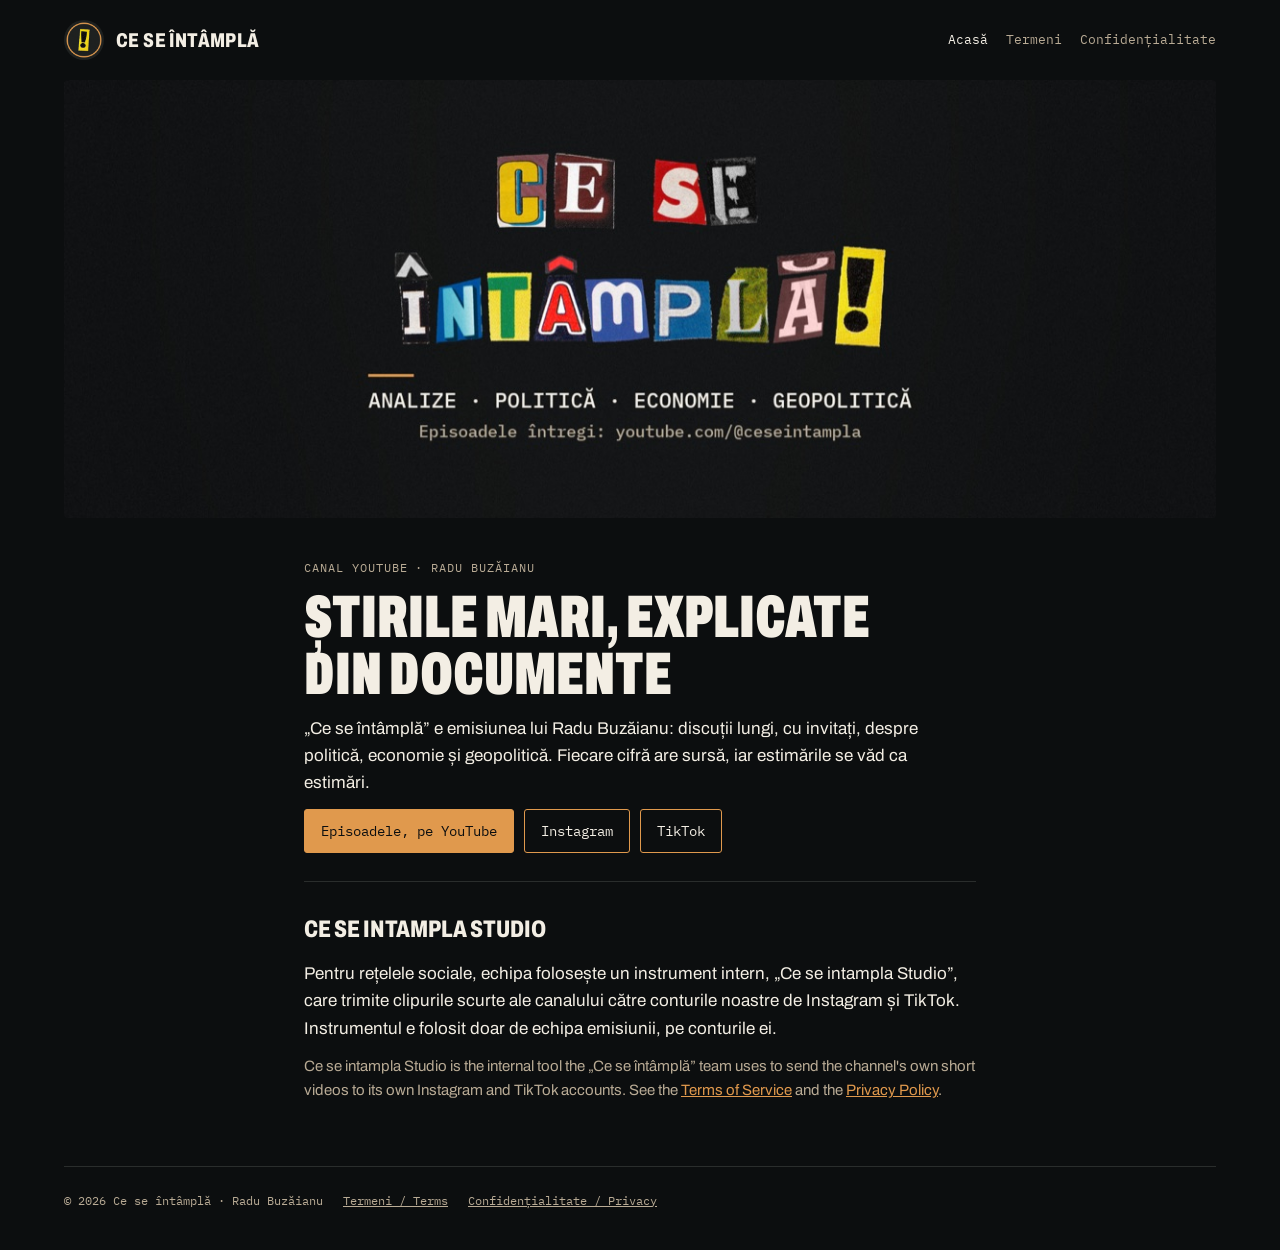
<file: index.html>
<!doctype html>
<html lang="ro">
<head>
<meta charset="utf-8">
<meta name="viewport" content="width=device-width, initial-scale=1, viewport-fit=cover">
<title>Ce se întâmplă</title>
<meta name="description" content="Analize despre politică, economie și geopolitică, cu Radu Buzăianu. Episoadele întregi, pe YouTube.">
<link rel="icon" href="favicon.png">
<link rel="stylesheet" href="https://fonts.googleapis.com/css2?family=Archivo:wdth,wght@62..125,400;62..125,800;62..125,900&family=IBM+Plex+Mono:wght@500&display=swap">
<link rel="stylesheet" href="stil.css">
</head>
<body>
<header class="cap">
  <a class="marca" href="./"><img src="favicon.png" alt="">Ce se întâmplă</a>
  <nav><a href="./" aria-current="page">Acasă</a><a href="termeni.html">Termeni</a><a href="confidentialitate.html">Confidențialitate</a></nav>
</header>
<div class="erou"><img src="coperta.jpg" alt="Ce se întâmplă! — Analize · politică · economie · geopolitică" width="1200" height="457"></div>
<main>
  <section>
    <span class="eticheta">Canal YouTube · Radu Buzăianu</span>
    <h1>Știrile mari, explicate din documente</h1>
    <p>„Ce se întâmplă” e emisiunea lui Radu Buzăianu: discuții lungi, cu invitați, despre politică, economie și geopolitică. Fiecare cifră are sursă, iar estimările se văd ca estimări.</p>
    <div class="butoane">
      <a class="buton plin" href="https://www.youtube.com/@ceseintampla">Episoadele, pe YouTube</a>
      <a class="buton" href="https://www.instagram.com/ceseintampla__/">Instagram</a>
      <a class="buton" href="https://www.tiktok.com/@radubuzaianu">TikTok</a>
    </div>
  </section>
  <hr>
  <section>
    <h2>Ce se intampla Studio</h2>
    <p>Pentru rețelele sociale, echipa folosește un instrument intern, „Ce se intampla Studio”, care trimite clipurile scurte ale canalului către conturile noastre de Instagram și TikTok. Instrumentul e folosit doar de echipa emisiunii, pe conturile ei.</p>
    <p class="en">Ce se intampla Studio is the internal tool the „Ce se întâmplă” team uses to send the channel's own short videos to its own Instagram and TikTok accounts. See the <a href="termeni.html">Terms of Service</a> and the <a href="confidentialitate.html">Privacy Policy</a>.</p>
  </section>
</main>
<footer><span>© 2026 Ce se întâmplă · Radu Buzăianu</span><a href="termeni.html">Termeni / Terms</a><a href="confidentialitate.html">Confidențialitate / Privacy</a></footer>
</body>
</html>
</file>
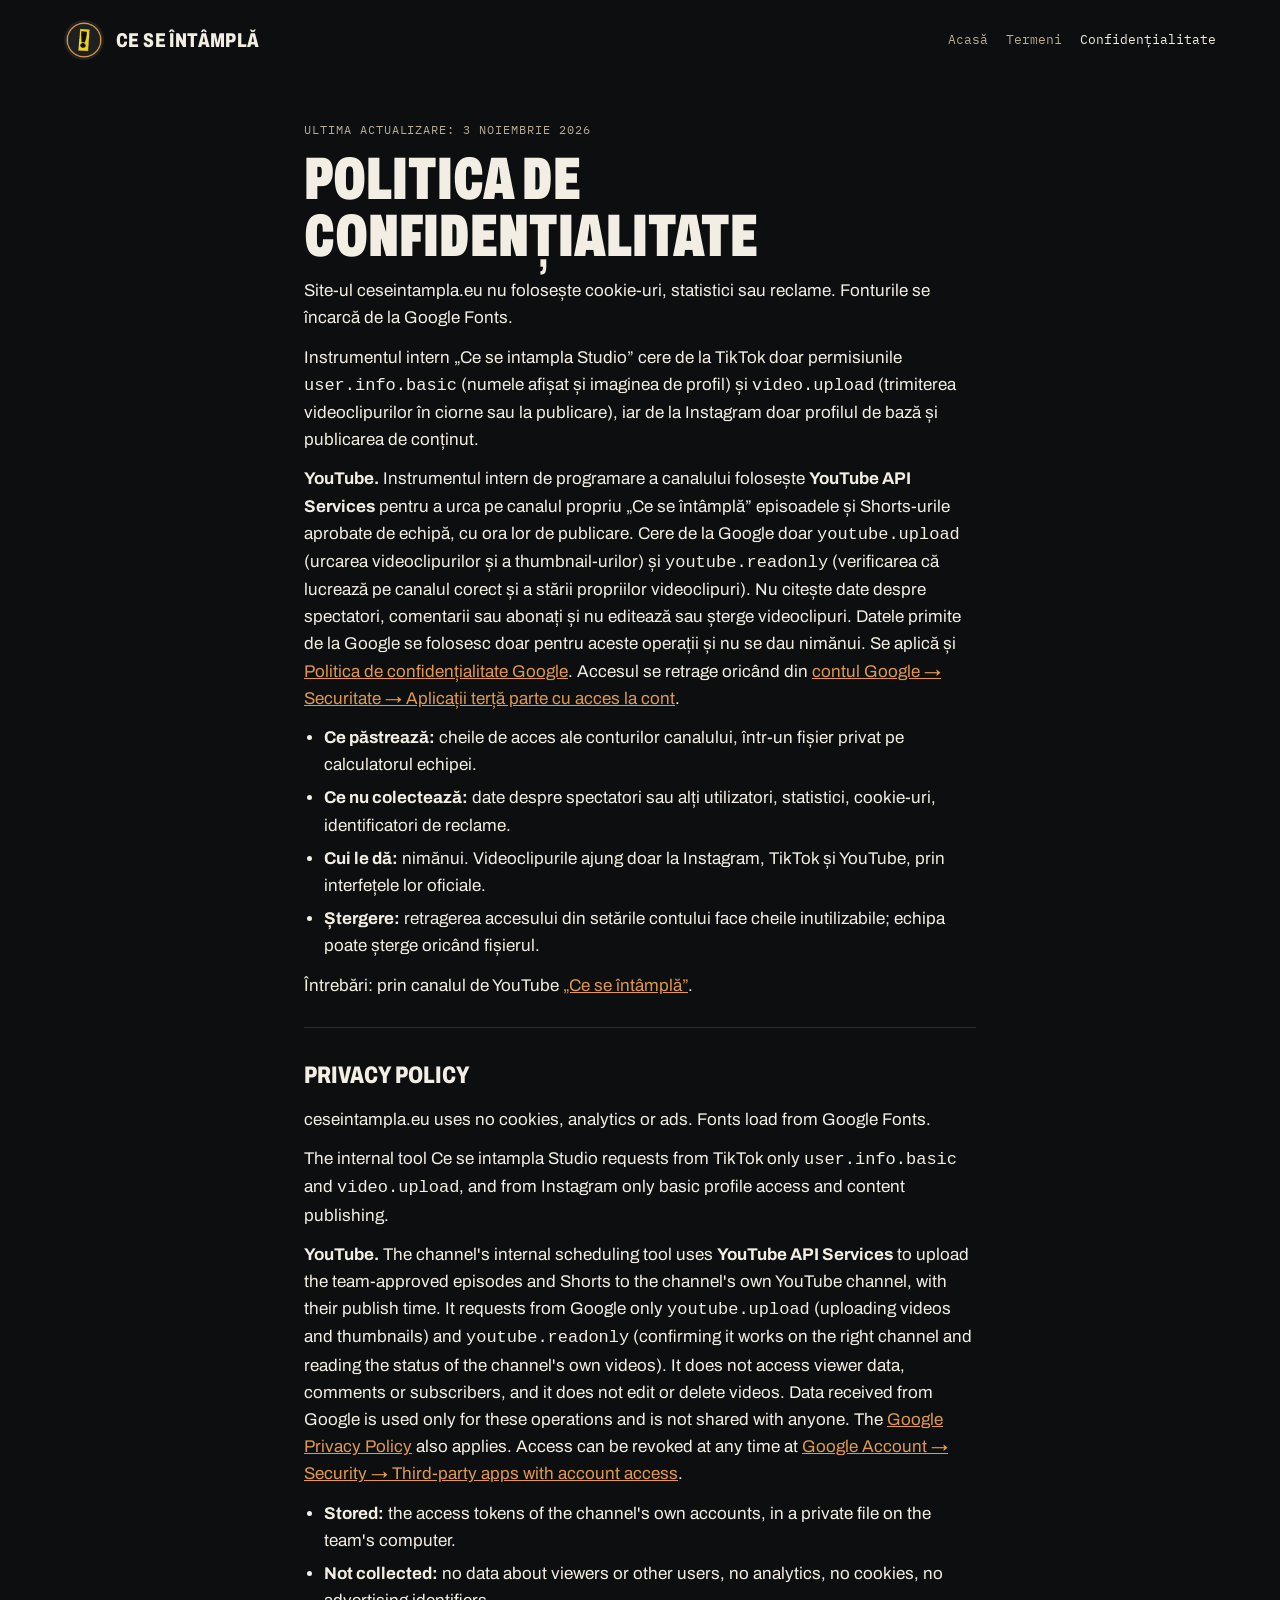
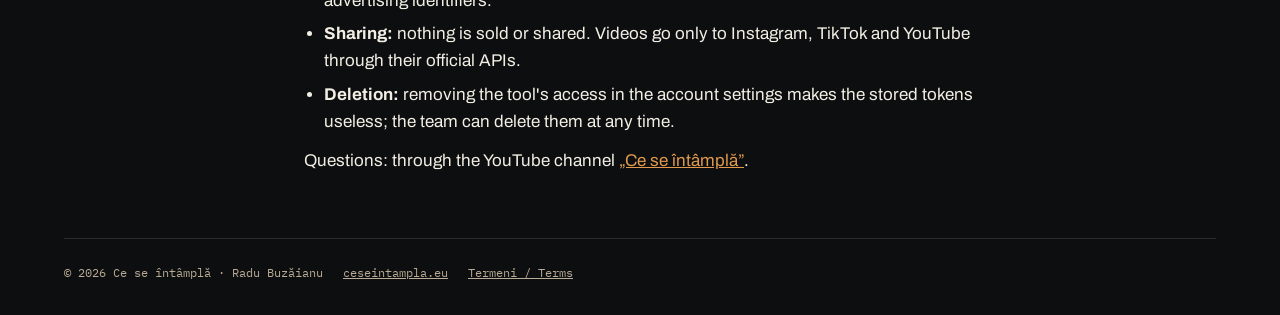
<file: confidentialitate.html>
<!doctype html>
<html lang="ro">
<head>
<meta charset="utf-8">
<meta name="viewport" content="width=device-width, initial-scale=1, viewport-fit=cover">
<title>Confidențialitate · Ce se întâmplă</title>
<link rel="icon" href="favicon.png">
<link rel="stylesheet" href="https://fonts.googleapis.com/css2?family=Archivo:wdth,wght@62..125,400;62..125,800;62..125,900&family=IBM+Plex+Mono:wght@500&display=swap">
<link rel="stylesheet" href="stil.css">
</head>
<body>
<header class="cap">
  <a class="marca" href="./"><img src="favicon.png" alt="">Ce se întâmplă</a>
  <nav><a href="./">Acasă</a><a href="termeni.html">Termeni</a><a href="confidentialitate.html" aria-current="page">Confidențialitate</a></nav>
</header>
<main>
  <section>
    <span class="eticheta">Ultima actualizare: 3 noiembrie 2026</span>
    <h1>Politica de confidențialitate</h1>
    <p>Site-ul ceseintampla.eu nu folosește cookie-uri, statistici sau reclame. Fonturile se încarcă de la Google Fonts.</p>
    <p>Instrumentul intern „Ce se intampla Studio” cere de la TikTok doar permisiunile <code>user.info.basic</code> (numele afișat și imaginea de profil) și <code>video.upload</code> (trimiterea videoclipurilor în ciorne sau la publicare), iar de la Instagram doar profilul de bază și publicarea de conținut.</p>
    <p><strong>YouTube.</strong> Instrumentul intern de programare a canalului folosește <strong>YouTube API Services</strong> pentru a urca pe canalul propriu „Ce se întâmplă” episoadele și Shorts-urile aprobate de echipă, cu ora lor de publicare. Cere de la Google doar <code>youtube.upload</code> (urcarea videoclipurilor și a thumbnail-urilor) și <code>youtube.readonly</code> (verificarea că lucrează pe canalul corect și a stării propriilor videoclipuri). Nu citește date despre spectatori, comentarii sau abonați și nu editează sau șterge videoclipuri. Datele primite de la Google se folosesc doar pentru aceste operații și nu se dau nimănui. Se aplică și <a href="https://policies.google.com/privacy">Politica de confidențialitate Google</a>. Accesul se retrage oricând din <a href="https://myaccount.google.com/permissions">contul Google → Securitate → Aplicații terță parte cu acces la cont</a>.</p>
    <ul>
      <li><strong>Ce păstrează:</strong> cheile de acces ale conturilor canalului, într-un fișier privat pe calculatorul echipei.</li>
      <li><strong>Ce nu colectează:</strong> date despre spectatori sau alți utilizatori, statistici, cookie-uri, identificatori de reclame.</li>
      <li><strong>Cui le dă:</strong> nimănui. Videoclipurile ajung doar la Instagram, TikTok și YouTube, prin interfețele lor oficiale.</li>
      <li><strong>Ștergere:</strong> retragerea accesului din setările contului face cheile inutilizabile; echipa poate șterge oricând fișierul.</li>
    </ul>
    <p>Întrebări: prin canalul de YouTube <a href="https://www.youtube.com/@ceseintampla">„Ce se întâmplă”</a>.</p>
  </section>
  <hr>
  <section lang="en">
    <h2>Privacy Policy</h2>
    <p>ceseintampla.eu uses no cookies, analytics or ads. Fonts load from Google Fonts.</p>
    <p>The internal tool Ce se intampla Studio requests from TikTok only <code>user.info.basic</code> and <code>video.upload</code>, and from Instagram only basic profile access and content publishing.</p>
    <p><strong>YouTube.</strong> The channel's internal scheduling tool uses <strong>YouTube API Services</strong> to upload the team-approved episodes and Shorts to the channel's own YouTube channel, with their publish time. It requests from Google only <code>youtube.upload</code> (uploading videos and thumbnails) and <code>youtube.readonly</code> (confirming it works on the right channel and reading the status of the channel's own videos). It does not access viewer data, comments or subscribers, and it does not edit or delete videos. Data received from Google is used only for these operations and is not shared with anyone. The <a href="https://policies.google.com/privacy">Google Privacy Policy</a> also applies. Access can be revoked at any time at <a href="https://myaccount.google.com/permissions">Google Account → Security → Third-party apps with account access</a>.</p>
    <ul>
      <li><strong>Stored:</strong> the access tokens of the channel's own accounts, in a private file on the team's computer.</li>
      <li><strong>Not collected:</strong> no data about viewers or other users, no analytics, no cookies, no advertising identifiers.</li>
      <li><strong>Sharing:</strong> nothing is sold or shared. Videos go only to Instagram, TikTok and YouTube through their official APIs.</li>
      <li><strong>Deletion:</strong> removing the tool's access in the account settings makes the stored tokens useless; the team can delete them at any time.</li>
    </ul>
    <p>Questions: through the YouTube channel <a href="https://www.youtube.com/@ceseintampla">„Ce se întâmplă”</a>.</p>
  </section>
</main>
<footer><span>© 2026 Ce se întâmplă · Radu Buzăianu</span><a href="./">ceseintampla.eu</a><a href="termeni.html">Termeni / Terms</a></footer>
</body>
</html>
</file>
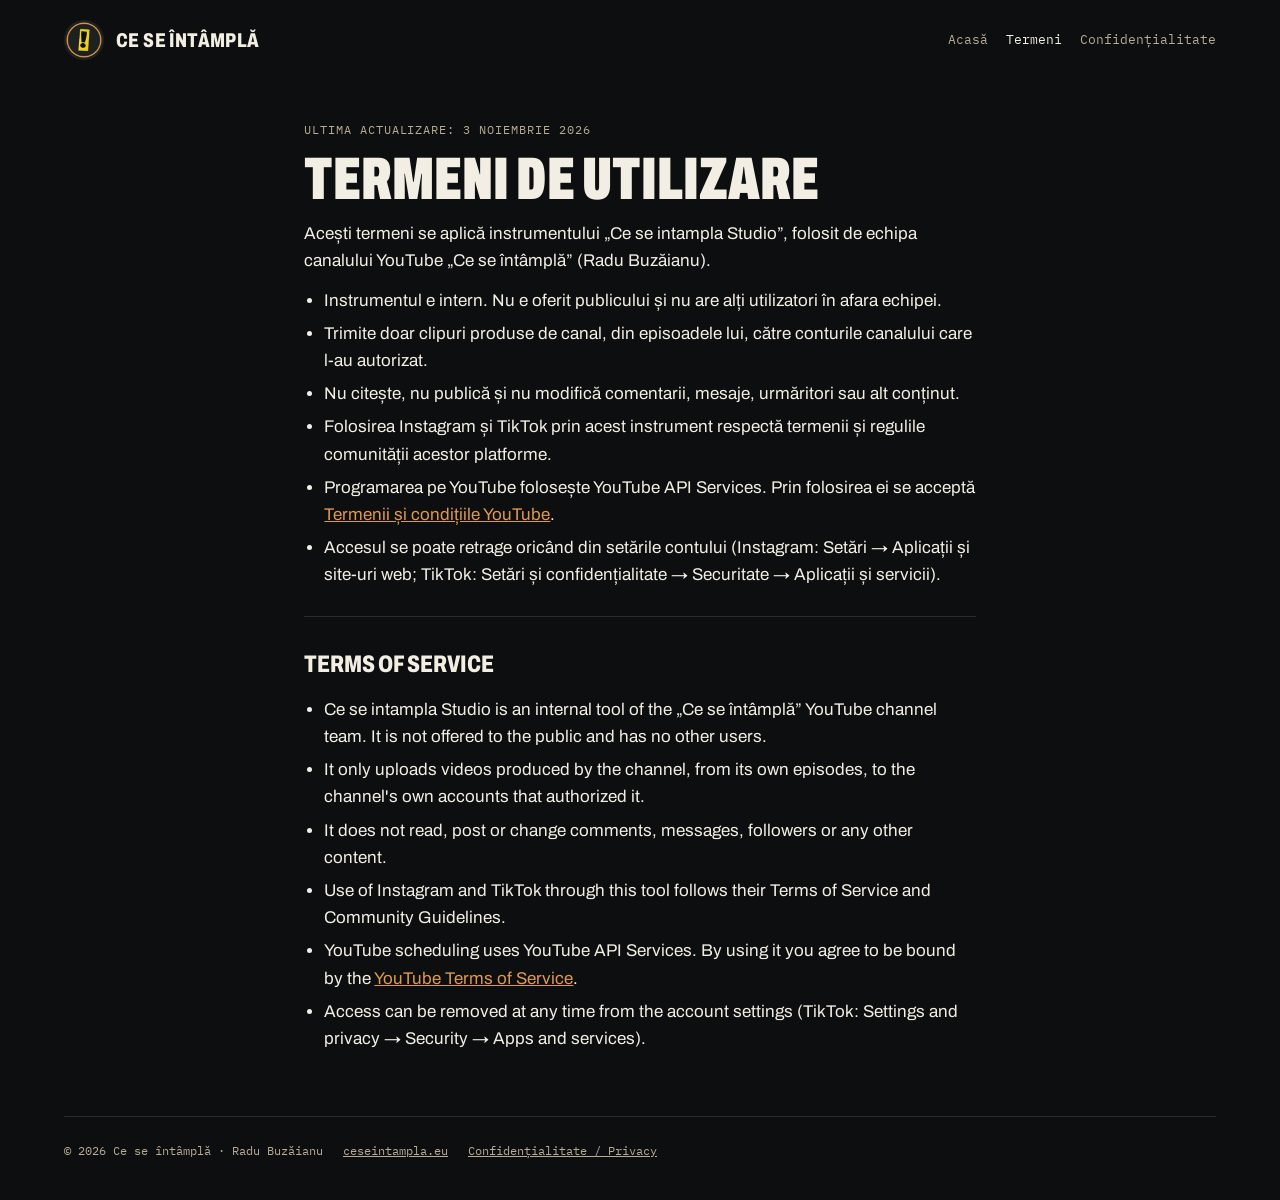
<file: termeni.html>
<!doctype html>
<html lang="ro">
<head>
<meta charset="utf-8">
<meta name="viewport" content="width=device-width, initial-scale=1, viewport-fit=cover">
<title>Termeni · Ce se întâmplă</title>
<link rel="icon" href="favicon.png">
<link rel="stylesheet" href="https://fonts.googleapis.com/css2?family=Archivo:wdth,wght@62..125,400;62..125,800;62..125,900&family=IBM+Plex+Mono:wght@500&display=swap">
<link rel="stylesheet" href="stil.css">
</head>
<body>
<header class="cap">
  <a class="marca" href="./"><img src="favicon.png" alt="">Ce se întâmplă</a>
  <nav><a href="./">Acasă</a><a href="termeni.html" aria-current="page">Termeni</a><a href="confidentialitate.html">Confidențialitate</a></nav>
</header>
<main>
  <section>
    <span class="eticheta">Ultima actualizare: 3 noiembrie 2026</span>
    <h1>Termeni de utilizare</h1>
    <p>Acești termeni se aplică instrumentului „Ce se intampla Studio”, folosit de echipa canalului YouTube „Ce se întâmplă” (Radu Buzăianu).</p>
    <ul>
      <li>Instrumentul e intern. Nu e oferit publicului și nu are alți utilizatori în afara echipei.</li>
      <li>Trimite doar clipuri produse de canal, din episoadele lui, către conturile canalului care l-au autorizat.</li>
      <li>Nu citește, nu publică și nu modifică comentarii, mesaje, urmăritori sau alt conținut.</li>
      <li>Folosirea Instagram și TikTok prin acest instrument respectă termenii și regulile comunității acestor platforme.</li>
      <li>Programarea pe YouTube folosește YouTube API Services. Prin folosirea ei se acceptă <a href="https://www.youtube.com/t/terms">Termenii și condițiile YouTube</a>.</li>
      <li>Accesul se poate retrage oricând din setările contului (Instagram: Setări → Aplicații și site-uri web; TikTok: Setări și confidențialitate → Securitate → Aplicații și servicii).</li>
    </ul>
  </section>
  <hr>
  <section lang="en">
    <h2>Terms of Service</h2>
    <ul>
      <li>Ce se intampla Studio is an internal tool of the „Ce se întâmplă” YouTube channel team. It is not offered to the public and has no other users.</li>
      <li>It only uploads videos produced by the channel, from its own episodes, to the channel's own accounts that authorized it.</li>
      <li>It does not read, post or change comments, messages, followers or any other content.</li>
      <li>Use of Instagram and TikTok through this tool follows their Terms of Service and Community Guidelines.</li>
      <li>YouTube scheduling uses YouTube API Services. By using it you agree to be bound by the <a href="https://www.youtube.com/t/terms">YouTube Terms of Service</a>.</li>
      <li>Access can be removed at any time from the account settings (TikTok: Settings and privacy → Security → Apps and services).</li>
    </ul>
  </section>
</main>
<footer><span>© 2026 Ce se întâmplă · Radu Buzăianu</span><a href="./">ceseintampla.eu</a><a href="confidentialitate.html">Confidențialitate / Privacy</a></footer>
</body>
</html>
</file>
<file: stil.css>
/* Ce se întâmplă — studio întunecat, lumină caldă (după BB) */
:root {
  --negru: #0C0E0F; --carbune: #1B1E1D; --alb: #F3EEE4; --bej: #B9AB95; --chihlimbar: #E0994D; --linie: #2A2D2C;
  --titlu: "Archivo", "Helvetica Neue", Arial, sans-serif;
  --text: "Archivo", "Helvetica Neue", Arial, sans-serif;
  --mono: "IBM Plex Mono", ui-monospace, Menlo, monospace;
  color-scheme: dark;
}
* { box-sizing: border-box; }
html { background: var(--negru); }
body { margin: 0; background: var(--negru); color: var(--alb); font-family: var(--text); font-size: 17px; line-height: 1.6;
  padding-left: max(16px, env(safe-area-inset-left, 0px)); padding-right: max(16px, env(safe-area-inset-right, 0px)); }
a { color: var(--chihlimbar); }
a:focus-visible { outline: 2px solid var(--chihlimbar); outline-offset: 3px; }
.cap { max-width: 72rem; margin: 0 auto; padding-block: 20px; display: flex; flex-wrap: wrap; gap: 12px 24px; align-items: center; justify-content: space-between; }
.cap .marca { display: flex; align-items: center; gap: 12px; color: var(--alb); text-decoration: none; font-family: var(--titlu); font-weight: 800; letter-spacing: .02em; text-transform: uppercase; font-stretch: 75%; font-size: 20px; }
.cap .marca img { width: 40px; height: 40px; border-radius: 50%; }
.cap nav { display: flex; flex-wrap: wrap; gap: 6px 18px; font-family: var(--mono); font-size: 13px; }
.cap nav a { color: var(--bej); text-decoration: none; }
.cap nav a:hover, .cap nav a[aria-current] { color: var(--alb); }
.erou { max-width: 72rem; margin: 0 auto; }
.erou img { width: 100%; height: auto; display: block; border-radius: 4px; }
main { max-width: 42rem; margin: 0 auto; padding-block: 40px 64px; display: grid; gap: 28px; }
.eticheta { font-family: var(--mono); font-size: 12px; letter-spacing: .08em; text-transform: uppercase; color: var(--bej); }
h1 { font-family: var(--titlu); font-weight: 900; font-stretch: 62%; text-transform: uppercase; font-size: clamp(36px, 8vw, 60px); line-height: .95; margin: 0; text-wrap: balance; }
h2 { font-family: var(--titlu); font-weight: 800; font-stretch: 75%; text-transform: uppercase; font-size: 24px; margin: 0; }
section { display: grid; gap: 12px; }
p, ul { margin: 0; }
ul { padding-left: 1.2em; display: grid; gap: 6px; }
.butoane { display: flex; flex-wrap: wrap; gap: 10px; }
.buton { display: inline-block; padding: 10px 16px; border: 1px solid var(--chihlimbar); border-radius: 3px; color: var(--alb); text-decoration: none; font-family: var(--mono); font-size: 14px; }
.buton.plin { background: var(--chihlimbar); color: var(--negru); }
hr { border: 0; border-top: 1px solid var(--linie); margin: 0; }
footer { max-width: 72rem; margin: 0 auto; padding-block: 24px 40px; border-top: 1px solid var(--linie); display: flex; flex-wrap: wrap; gap: 8px 20px; font-family: var(--mono); font-size: 12px; color: var(--bej); }
footer a { color: var(--bej); }
.en { color: var(--bej); font-size: 15px; }
main > *, section > * { min-width: 0; }
p, li { overflow-wrap: anywhere; }
code { overflow-wrap: anywhere; }
@media (max-width: 480px) { body { font-size: 16px; } .cap nav { width: 100%; } }
</file>
